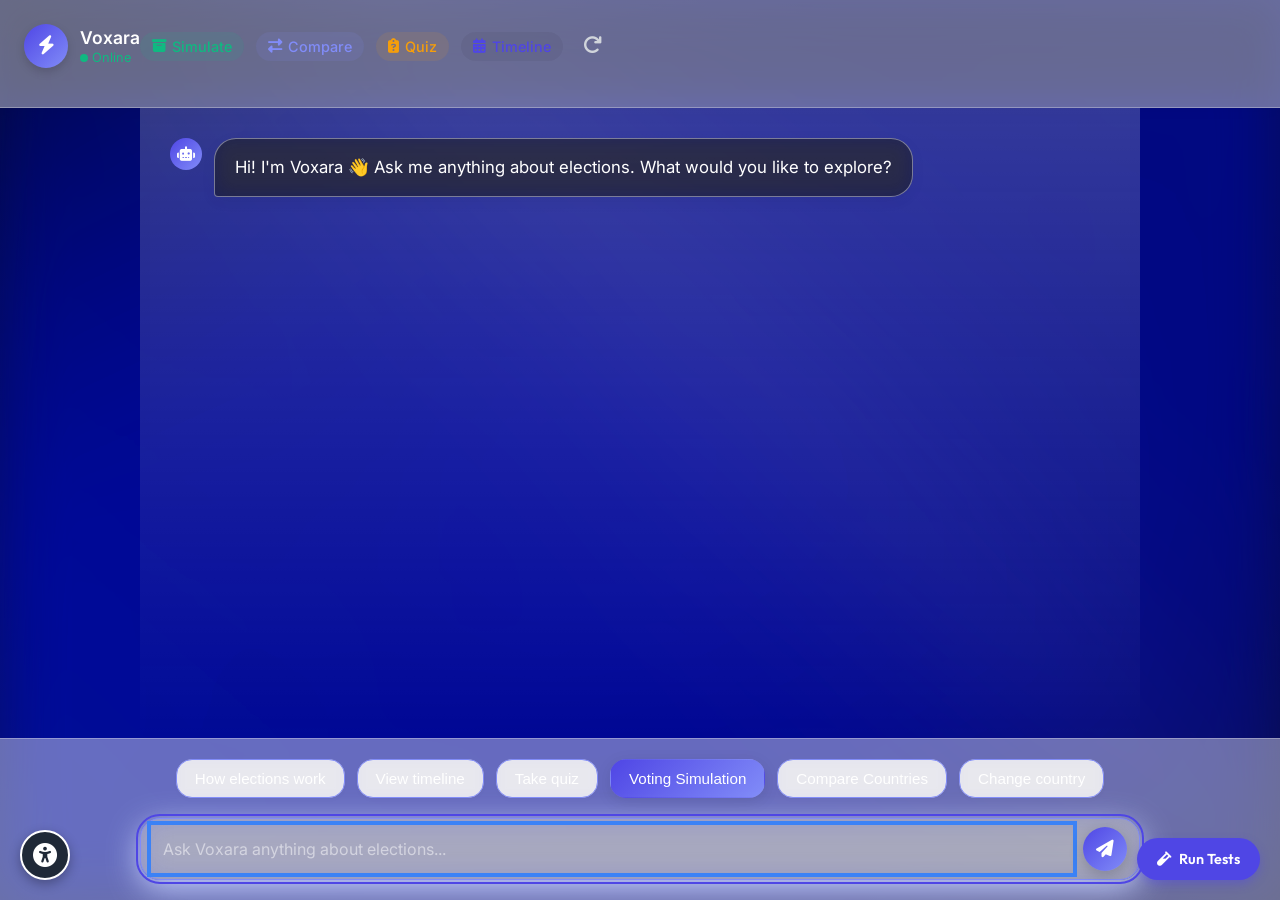
<file: chat.html>
<!DOCTYPE html>
<html lang="en">

<head>
    <meta charset="UTF-8">
    <meta name="viewport" content="width=device-width, initial-scale=1.0">
    <title>Voxara - Election Assistant</title>
    <!-- Google Fonts: Outfit, Roboto, Inter -->
    <link href="https://fonts.googleapis.com/css2?family=Outfit:wght@300;400;500;600;700&family=Roboto:wght@300;400;500;700&family=Inter:wght@300;400;500;600;700&display=swap" rel="stylesheet">
    <!-- FontAwesome for icons -->
    <link rel="stylesheet" href="https://cdnjs.cloudflare.com/ajax/libs/font-awesome/6.4.0/css/all.min.css">
    <link rel="stylesheet" href="styles.css">
    <link rel="stylesheet" href="test-runner.css">
    <link rel="stylesheet" href="accessibility.css">
</head>

<body>
    <div class="aurora-bg"></div>
    <div class="app-container">
        <!-- Header & Progress Tracker -->
        <header class="app-header">
            <div class="header-top">
                <div class="assistant-profile">
                    <div class="avatar"><i class="fa-solid fa-bolt"></i></div>
                    <div class="info">
                        <h1>Voxara</h1>
                        <span class="status">Online</span>
                    </div>
                </div>
                <div class="header-actions">
                    <a href="simulate.html" class="timeline-link" title="Voting Simulation" style="background: rgba(16, 185, 129, 0.1); color: #10b981;">
                        <i class="fa-solid fa-box-archive"></i> Simulate
                    </a>
                    <a href="compare.html" class="timeline-link" title="Compare Systems" style="background: rgba(129, 140, 248, 0.1); color: #818cf8;">
                        <i class="fa-solid fa-right-left"></i> Compare
                    </a>
                    <a href="quiz.html" class="timeline-link" title="Take the Quiz" style="background: rgba(245, 158, 11, 0.1); color: #f59e0b;">
                        <i class="fa-solid fa-clipboard-question"></i> Quiz
                    </a>
                    <a href="timeline.html" class="timeline-link" title="Interactive Timeline" aria-label="View Election Timeline">
                        <i class="fa-solid fa-calendar-days" aria-hidden="true"></i> Timeline
                    </a>
                    <button class="restart-btn" id="restart-btn" title="Restart Conversation" aria-label="Restart Conversation">
                        <i class="fa-solid fa-arrow-rotate-right" aria-hidden="true"></i>
                    </button>
                </div>
            </div>

            <!-- Progress Tracker -->
            <div class="progress-container" id="progress-container">
                <!-- Steps will be dynamically injected here based on the flow -->
            </div>
        </header>

        <!-- Chat Area -->
        <main class="chat-area" id="chat-area">
            <!-- Messages will be injected here -->
            
            <!-- Typing Indicator Container (Hidden by default) -->
            <div class="typing-indicator-container" id="typing-indicator" style="display: none;">
                <div class="avatar-small"><i class="fa-solid fa-bolt"></i></div>
                <div class="typing-bubble">
                    <span></span><span></span><span></span>
                </div>
            </div>
        </main>

        <!-- Options / Input Area -->
        <footer class="options-area">
            <div class="options-container" id="options-container">
                <!-- Buttons will be dynamically injected here -->
            </div>
            
            <div class="chat-input-container">
                <input type="text" id="user-input" placeholder="Ask Voxara anything about elections..." aria-label="Type your question">
                <button id="send-btn" title="Send Message" aria-label="Send Message">
                    <i class="fa-solid fa-paper-plane"></i>
                </button>
            </div>
        </footer>
    </div>

    <script src="theme.js"></script>
    <script src="app.js?v=2"></script>
    <script src="test-runner.js"></script>
</body>

</html>
</file>
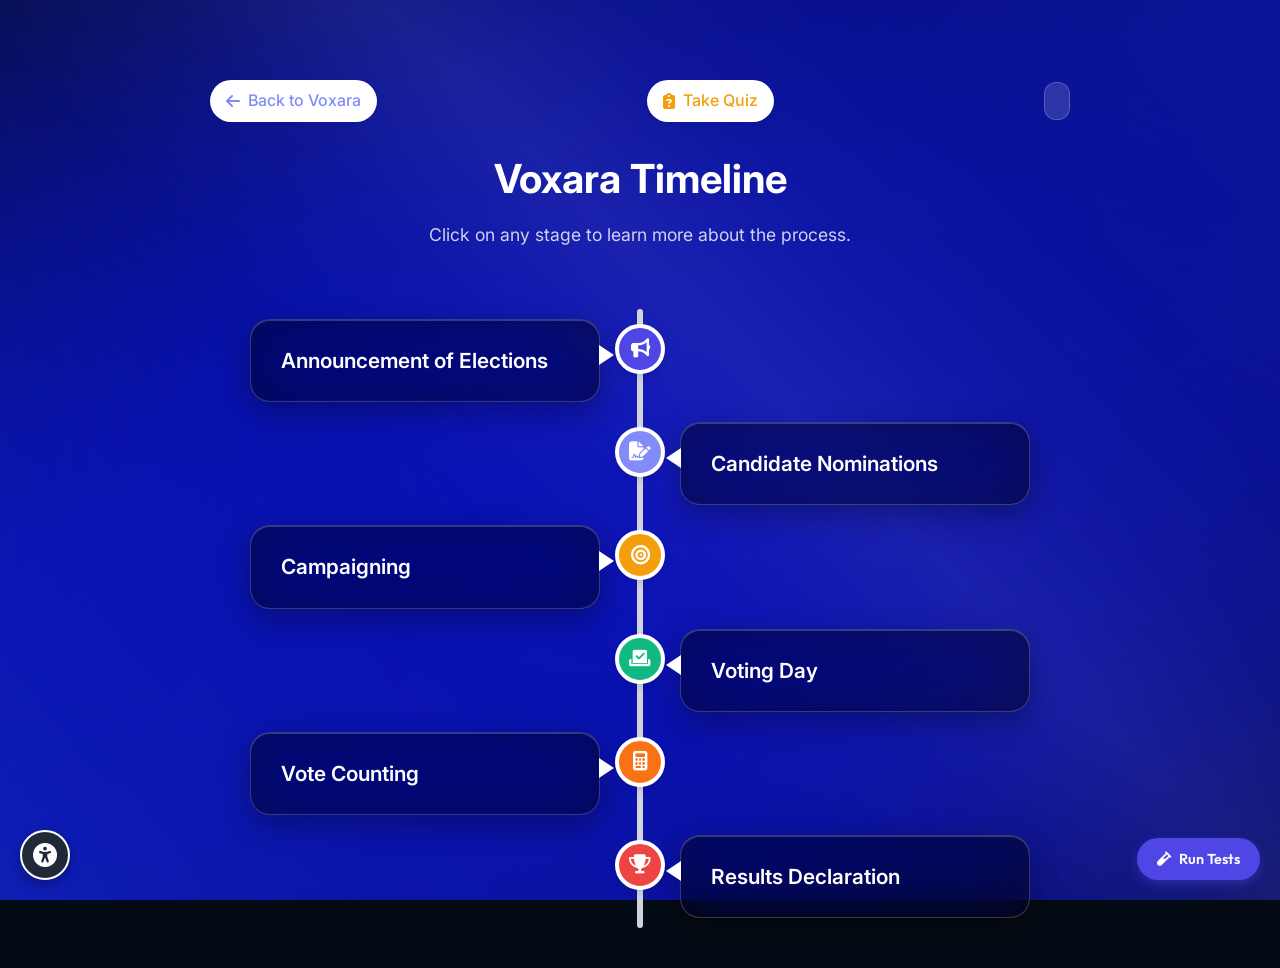
<file: timeline.html>
<!DOCTYPE html>
<html lang="en">
<head>
    <meta charset="UTF-8">
    <meta name="viewport" content="width=device-width, initial-scale=1.0">
    <title>Voxara - Timeline</title>
    <!-- Google Fonts: Outfit, Roboto, Inter -->
    <link href="https://fonts.googleapis.com/css2?family=Outfit:wght@300;400;500;600;700&family=Roboto:wght@300;400;500;700&family=Inter:wght@300;400;500;600;700&display=swap" rel="stylesheet">
    <!-- FontAwesome for icons -->
    <link rel="stylesheet" href="https://cdnjs.cloudflare.com/ajax/libs/font-awesome/6.4.0/css/all.min.css">
    <link rel="stylesheet" href="timeline.css">
    <link rel="stylesheet" href="test-runner.css">
    <link rel="stylesheet" href="accessibility.css">
</head>
<body>
    <div class="aurora-bg"></div>
    <div class="timeline-container">
        <header class="timeline-header">
            <div class="nav-links">
                <a href="index.html" class="back-btn" aria-label="Go back to Home"><i class="fa-solid fa-arrow-left" aria-hidden="true"></i> Back to Voxara</a>
                <a href="quiz.html" class="back-btn quiz-nav-btn" aria-label="Take the Quiz"><i class="fa-solid fa-clipboard-question" aria-hidden="true"></i> Take Quiz</a>
                <div class="translate-wrapper">
                    <div id="google_translate_element"></div>
                </div>
            </div>
            <h1>Voxara Timeline</h1>
            <p>Click on any stage to learn more about the process.</p>
        </header>

        <div class="timeline">
            <!-- Stage 1 -->
            <div class="timeline-item" data-stage="1">
                <div class="timeline-icon bg-purple"><i class="fa-solid fa-bullhorn"></i></div>
                <div class="timeline-content">
                    <h2>Announcement of Elections</h2>
                    <div class="timeline-details">
                        <p>The official election body announces the dates and schedule for the upcoming elections. This marks the formal start of the election period.</p>
                    </div>
                </div>
            </div>

            <!-- Stage 2 -->
            <div class="timeline-item" data-stage="2">
                <div class="timeline-icon bg-blue"><i class="fa-solid fa-file-signature"></i></div>
                <div class="timeline-content">
                    <h2>Candidate Nominations</h2>
                    <div class="timeline-details">
                        <p>Individuals who wish to run for office submit their formal nomination papers. These are scrutinized to ensure candidates meet all eligibility criteria.</p>
                    </div>
                </div>
            </div>

            <!-- Stage 3 -->
            <div class="timeline-item" data-stage="3">
                <div class="timeline-icon bg-yellow"><i class="fa-solid fa-bullseye"></i></div>
                <div class="timeline-content">
                    <h2>Campaigning</h2>
                    <div class="timeline-details">
                        <p>Candidates share their platforms, hold rallies, debate, and advertise to convince citizens to vote for them. This period ends shortly before voting begins.</p>
                    </div>
                </div>
            </div>

            <!-- Stage 4 -->
            <div class="timeline-item" data-stage="4">
                <div class="timeline-icon bg-green"><i class="fa-solid fa-check-to-slot"></i></div>
                <div class="timeline-content">
                    <h2>Voting Day</h2>
                    <div class="timeline-details">
                        <p>Citizens go to polling stations or mail in their ballots to cast their votes. This is the core democratic action of the entire process.</p>
                    </div>
                </div>
            </div>

            <!-- Stage 5 -->
            <div class="timeline-item" data-stage="5">
                <div class="timeline-icon bg-orange"><i class="fa-solid fa-calculator"></i></div>
                <div class="timeline-content">
                    <h2>Vote Counting</h2>
                    <div class="timeline-details">
                        <p>Once polls close, officials securely tally all valid votes. This process requires strict oversight to ensure accuracy and transparency.</p>
                    </div>
                </div>
            </div>

            <!-- Stage 6 -->
            <div class="timeline-item" data-stage="6">
                <div class="timeline-icon bg-red"><i class="fa-solid fa-trophy"></i></div>
                <div class="timeline-content">
                    <h2>Results Declaration</h2>
                    <div class="timeline-details">
                        <p>The final tallies are confirmed, and the winning candidates are officially declared. They will then prepare to take office.</p>
                    </div>
                </div>
            </div>
        </div>
    </div>

    <script src="theme.js"></script>
    <script src="timeline.js"></script>
    <script src="test-runner.js"></script>
</body>
</html>
</file>
<file: styles.css>
:root {
    --bg-color: #050b14;
    --app-bg: rgba(0, 0, 0, 0.4);
    --app-border: rgba(255, 255, 255, 0.3);
    
    /* Default / General Theme Variables */
    --theme-color-1: #4f46e5;
    --theme-color-2: #818cf8;
    --theme-accent: #c7d2fe;
    
    --text-main: #ffffff;
    --text-muted: #d1d5db;
    --bot-msg-bg: rgba(0, 0, 0, 0.4);
    --user-msg-text: #ffffff;
    --border-color: rgba(255, 255, 255, 0.3);
    --shadow-sm: 0 4px 15px rgba(0, 0, 0, 0.05);
    --shadow-md: 0 4px 6px -1px rgba(0, 0, 0, 0.1), 0 2px 4px -1px rgba(0, 0, 0, 0.06);
    --shadow-lg: 0 10px 15px -3px rgba(0, 0, 0, 0.1), 0 4px 6px -2px rgba(0, 0, 0, 0.05);
    --radius-lg: 16px;
    --radius-full: 9999px;
    --transition: all 0.3s cubic-bezier(0.4, 0, 0.2, 1);
}

* {
    box-sizing: border-box;
    margin: 0;
    padding: 0;
}

body {
    font-family: 'Inter', 'Roboto', sans-serif;
    background-color: var(--bg-color);
    color: var(--text-main);
    display: flex;
    justify-content: center;
    align-items: center;
    min-height: 100vh;
    overflow-y: auto;
    position: relative;
    margin: 0;
    font-size: 16px;
}

h1, h2, h3 {
    font-weight: 700;
    color: #ffffff;
}

/* Aurora Background */
.aurora-bg {
    position: fixed;
    top: 0;
    left: 0;
    width: 100%;
    height: 100%;
    z-index: -1;
    background: linear-gradient(45deg, transparent 40%, rgba(255,255,255,0.02) 45%, rgba(255,255,255,0.06) 50%, rgba(255,255,255,0.02) 55%, transparent 60%),
                linear-gradient(135deg, var(--bg-color), #091020);
    background-size: 200% 200%, 100% 100%;
    animation: bgStreaks 20s linear infinite;
    overflow: hidden;
}

.aurora-bg::before, .aurora-bg::after {
    content: '';
    position: absolute;
    width: 200%;
    height: 200%;
    top: -50%;
    left: -50%;
    background: radial-gradient(circle at 50% 50%, var(--theme-color-1), transparent 60%),
                radial-gradient(circle at 80% 20%, var(--theme-color-2), transparent 50%),
                radial-gradient(circle at 20% 80%, var(--theme-accent), transparent 50%);
    filter: blur(120px);
    opacity: 0.6;
    animation: auroraFlow 25s cubic-bezier(0.4, 0, 0.2, 1) infinite alternate;
    transition: background 1.5s ease;
    mix-blend-mode: color-dodge;
}

.aurora-bg::after {
    background: radial-gradient(circle at 20% 50%, var(--theme-color-2), transparent 60%),
                radial-gradient(circle at 70% 80%, var(--theme-color-1), transparent 50%);
    animation: auroraFlow 30s cubic-bezier(0.4, 0, 0.2, 1) infinite alternate-reverse;
    opacity: 0.5;
    mix-blend-mode: overlay;
}

@keyframes auroraFlow {
    0% { transform: translate(0, 0) scale(1) rotate(0deg); }
    50% { transform: translate(-5%, 5%) scale(1.05) rotate(2deg); }
    100% { transform: translate(5%, -5%) scale(1) rotate(-2deg); }
}

@keyframes bgStreaks {
    0% { background-position: 200% 0, 0 0; }
    100% { background-position: -200% 0, 0 0; }
}

.app-header {
    padding: 16px 24px;
    background: rgba(255, 255, 255, 0.1);
    border-bottom: 1px solid rgba(255, 255, 255, 0.2);
    display: flex;
    justify-content: space-between;
    align-items: center;
    backdrop-filter: blur(20px);
    gap: 15px;
}

.translate-wrapper {
    background: rgba(255, 255, 255, 0.15);
    backdrop-filter: blur(10px);
    padding: 6px 12px;
    border-radius: 12px;
    border: 1px solid rgba(255, 255, 255, 0.2);
    display: flex;
    align-items: center;
    transition: var(--transition);
}

.translate-wrapper:hover {
    background: rgba(255, 255, 255, 0.2);
    border-color: rgba(255, 255, 255, 0.4);
}

/* Google Translate Overrides */
#google_translate_element {
    height: 24px;
    display: flex;
    align-items: center;
}

.goog-te-gadget-simple {
    background-color: transparent !important;
    border: none !important;
    padding: 0 !important;
    font-family: inherit !important;
    display: flex !important;
    align-items: center !important;
}

.goog-te-gadget-icon {
    display: none !important;
}

.goog-te-menu-value {
    margin-left: 0 !important;
    color: var(--text-main) !important;
}

.goog-te-menu-value span {
    color: var(--text-main) !important;
    font-size: 0.9rem !important;
    font-weight: 500 !important;
    text-decoration: none !important;
}

.goog-te-menu-value span:nth-child(3) {
    display: none !important; /* Hide the arrow if we want to use our own or keep it clean */
}

.goog-te-menu-value span:nth-child(5) {
    display: none !important; /* Hide the vertical bar */
}

.app-container {
    width: 100%;
    max-width: 100%;
    height: 100vh;
    min-height: 100vh;
    background: var(--app-bg);
    backdrop-filter: blur(30px) saturate(150%);
    -webkit-backdrop-filter: blur(30px) saturate(150%);
    border: none;
    border-radius: 0;
    box-shadow: none;
    display: flex;
    flex-direction: column;
    position: relative;
    transition: all 0.5s ease;
}

/* Header */
.app-header {
    padding: 24px;
    background: rgba(255, 255, 255, 0.4);
    border-bottom: 1px solid var(--border-color);
    z-index: 10;
    box-shadow: 0 4px 20px rgba(0,0,0,0.03);
}

.header-top {
    display: flex;
    justify-content: space-between;
    align-items: center;
    margin-bottom: 15px;
}

.assistant-profile {
    display: flex;
    align-items: center;
    gap: 12px;
}

.avatar {
    width: 44px;
    height: 44px;
    border-radius: var(--radius-full);
    background: linear-gradient(135deg, var(--theme-color-1), var(--theme-color-2));
    color: white;
    display: flex;
    align-items: center;
    justify-content: center;
    font-size: 1.2rem;
    box-shadow: 0 4px 10px rgba(0, 0, 0, 0.15);
    transition: background 0.5s ease;
}

.avatar-small {
    width: 32px;
    height: 32px;
    border-radius: var(--radius-full);
    background: linear-gradient(135deg, var(--theme-color-1), var(--theme-color-2));
    color: white;
    display: flex;
    align-items: center;
    justify-content: center;
    font-size: 0.9rem;
    flex-shrink: 0;
    transition: background 0.5s ease;
}

.info h1 {
    font-size: 1.1rem;
    font-weight: 600;
    margin-bottom: 2px;
}

.status {
    font-size: 0.8rem;
    color: #10b981;
    display: flex;
    align-items: center;
    gap: 4px;
}

.status::before {
    content: '';
    width: 8px;
    height: 8px;
    background-color: #10b981;
    border-radius: 50%;
    display: inline-block;
}

.header-actions {
    display: flex;
    align-items: center;
    gap: 12px;
}

.timeline-link {
    text-decoration: none;
    color: var(--theme-color-1);
    font-size: 0.9rem;
    font-weight: 500;
    padding: 6px 12px;
    background: rgba(0, 0, 0, 0.05);
    border-radius: var(--radius-full);
    transition: var(--transition);
    display: flex;
    align-items: center;
    gap: 6px;
}

.timeline-link:hover {
    background: var(--theme-color-1);
    color: white;
    box-shadow: 0 0 10px var(--theme-accent);
}

.restart-btn {
    background: none;
    border: none;
    color: var(--text-muted);
    font-size: 1.2rem;
    cursor: pointer;
    transition: var(--transition);
    padding: 8px;
    border-radius: 50%;
}

.restart-btn:hover {
    color: var(--theme-color-1);
    background: #f3f4f6;
    transform: rotate(180deg);
}

/* Progress Tracker */
.progress-container {
    display: flex;
    justify-content: space-between;
    align-items: center;
    position: relative;
    padding: 0 10px;
    display: none; /* Hidden by default, shown when a flow starts */
}

.progress-container::before {
    content: '';
    position: absolute;
    top: 50%;
    left: 20px;
    right: 20px;
    height: 2px;
    background: var(--border-color);
    z-index: 0;
    transform: translateY(-50%);
}

.step {
    position: relative;
    z-index: 1;
    display: flex;
    flex-direction: column;
    align-items: center;
    gap: 4px;
}

.step-icon {
    width: 28px;
    height: 28px;
    border-radius: 50%;
    background: var(--app-bg);
    border: 2px solid var(--border-color);
    display: flex;
    align-items: center;
    justify-content: center;
    font-size: 0.7rem;
    color: var(--text-muted);
    transition: var(--transition);
}

.step.active .step-icon {
    border-color: var(--theme-color-1);
    background: var(--theme-color-1);
    color: white;
    box-shadow: 0 0 12px var(--theme-accent);
}

.step.completed .step-icon {
    border-color: var(--theme-color-1);
    background: var(--app-bg);
    color: var(--theme-color-1);
}

.step-label {
    font-size: 0.65rem;
    font-weight: 500;
    color: var(--text-muted);
    text-align: center;
    max-width: 50px;
    line-height: 1.1;
}

.step.active .step-label {
    color: var(--theme-color-1);
    font-weight: 600;
}

/* Chat Area */
.chat-area {
    flex: 1;
    padding: 30px;
    width: 100%;
    max-width: 1000px;
    margin: 0 auto;
    overflow-y: auto;
    display: flex;
    flex-direction: column;
    gap: 20px;
    scroll-behavior: smooth;
    scrollbar-width: thin;
    scrollbar-color: var(--theme-color-2) transparent;
    background: linear-gradient(to bottom, rgba(255,255,255,0.2) 0%, transparent 100%);
}

.chat-area::-webkit-scrollbar {
    width: 6px;
}
.chat-area::-webkit-scrollbar-thumb {
    background: rgba(0,0,0,0.1);
    border-radius: 10px;
}

.message-wrapper {
    display: flex;
    gap: 12px;
    max-width: 85%;
    animation: slideUp 0.4s cubic-bezier(0.175, 0.885, 0.32, 1.275) forwards;
    opacity: 0;
    transform: translateY(20px);
}

@keyframes slideUp {
    to {
        opacity: 1;
        transform: translateY(0);
    }
}

.message-wrapper.bot {
    align-self: flex-start;
}

.message-wrapper.user {
    align-self: flex-end;
    flex-direction: row-reverse;
}

.message-bubble {
    padding: 16px 20px;
    border-radius: 22px;
    font-size: 1.05rem;
    line-height: 1.5;
    max-width: 800px;
    position: relative;
    box-shadow: var(--shadow-md);
    transition: var(--transition);
}

.bot .message-bubble {
    background: var(--bot-msg-bg);
    color: var(--text-main);
    border-bottom-left-radius: 4px;
    box-shadow: var(--shadow-sm);
    backdrop-filter: blur(10px);
    border: 1px solid rgba(255, 255, 255, 0.4);
}

.user .message-bubble {
    background: linear-gradient(135deg, var(--theme-color-1), var(--theme-color-2));
    color: var(--user-msg-text);
    border-bottom-right-radius: 4px;
    box-shadow: 0 5px 20px var(--theme-accent);
    transition: background 0.5s ease;
}

/* Typing Indicator */
.typing-indicator-container {
    display: flex;
    gap: 12px;
    align-items: center;
    padding: 0 20px 10px 20px;
}

.typing-bubble {
    background: var(--bot-msg-bg);
    padding: 12px 16px;
    border-radius: 18px;
    border-bottom-left-radius: 4px;
    display: flex;
    gap: 4px;
    align-items: center;
}

.typing-bubble span {
    width: 6px;
    height: 6px;
    background-color: var(--text-muted);
    border-radius: 50%;
    animation: bounce 1.4s infinite ease-in-out both;
}

.typing-bubble span:nth-child(1) { animation-delay: -0.32s; }
.typing-bubble span:nth-child(2) { animation-delay: -0.16s; }

@keyframes bounce {
    0%, 80%, 100% { transform: scale(0); }
    40% { transform: scale(1); }
}

/* Options Area */
.options-area {
    padding: 20px 24px 30px;
    background: rgba(255, 255, 255, 0.4);
    border-top: 1px solid var(--border-color);
}

.options-area {
    padding: 20px;
    background: rgba(255, 255, 255, 0.4);
    border-top: 1px solid var(--border-color);
    z-index: 10;
}

.options-container {
    display: flex;
    flex-wrap: wrap;
    gap: 12px;
    justify-content: center;
    max-width: 1000px;
    margin: 0 auto;
}

/* Chat Input Area */
.chat-input-container {
    display: flex;
    gap: 12px;
    max-width: 1000px;
    margin: 20px auto 0;
    background: rgba(255, 255, 255, 0.15);
    backdrop-filter: blur(15px);
    border: 1px solid rgba(255, 255, 255, 0.2);
    padding: 8px 12px;
    border-radius: 20px;
    box-shadow: 0 8px 32px rgba(0, 0, 0, 0.1);
    transition: var(--transition);
}

.chat-input-container:focus-within {
    background: rgba(255, 255, 255, 0.25);
    border-color: var(--theme-color-2);
    box-shadow: 0 8px 32px var(--theme-accent);
}

#user-input {
    flex: 1;
    background: transparent;
    border: none;
    color: var(--text-main);
    font-size: 1rem;
    padding: 10px;
    outline: none;
    font-family: inherit;
}

#user-input::placeholder {
    color: rgba(255, 255, 255, 0.5);
}

#send-btn {
    background: linear-gradient(135deg, var(--theme-color-1), var(--theme-color-2));
    color: white;
    border: none;
    width: 44px;
    height: 44px;
    border-radius: 50%;
    cursor: pointer;
    display: flex;
    align-items: center;
    justify-content: center;
    font-size: 1.1rem;
    transition: var(--transition);
    box-shadow: 0 4px 15px rgba(0, 0, 0, 0.2);
}

#send-btn:hover {
    transform: scale(1.1) rotate(-10deg);
    box-shadow: 0 6px 20px var(--theme-accent);
}

#send-btn:active {
    transform: scale(0.95);
}

.option-btn {
    background: rgba(255, 255, 255, 0.8);
    backdrop-filter: blur(5px);
    border: 1px solid var(--theme-color-2);
    color: var(--text-main);
    padding: 10px 18px;
    border-radius: var(--radius-lg);
    font-size: 0.95rem;
    font-weight: 500;
    cursor: pointer;
    transition: var(--transition);
    animation: fadeIn 0.3s ease-out forwards;
    opacity: 0;
    box-shadow: 0 2px 5px rgba(0,0,0,0.02);
}

@keyframes fadeIn {
    to { opacity: 1; transform: translateY(0); }
}

.option-btn:hover {
    background: linear-gradient(135deg, var(--theme-color-1), var(--theme-color-2));
    color: white;
    box-shadow: 0 6px 25px var(--theme-accent);
    transform: translateY(-3px) scale(1.02);
    border-color: transparent;
}

.option-btn.primary {
    background: linear-gradient(135deg, var(--theme-color-1), var(--theme-color-2));
    color: white;
    border-color: transparent;
    box-shadow: 0 4px 15px rgba(0,0,0,0.1);
}

.option-btn.primary:hover {
    box-shadow: 0 8px 30px var(--theme-accent);
    transform: translateY(-4px) scale(1.03);
}

/* Responsive Header */
@media (max-width: 480px) {
    .app-header {
        padding: 12px 16px;
        flex-wrap: wrap;
        justify-content: space-between;
    }
    
    .translate-wrapper {
        order: 3;
        width: 100%;
        justify-content: center;
        margin-top: 5px;
    }
    
    .bot-profile .info h1 {
        font-size: 1.1rem;
    }
    
    .app-container {
        min-height: 100vh;
        border-radius: 0;
        border: none;
    }
}
</file>
<file: test-runner.css>
/* Test Runner CSS */

.test-runner-fab {
    position: fixed;
    bottom: 20px;
    right: 20px;
    background: #4f46e5;
    color: white;
    border: none;
    border-radius: 30px;
    padding: 12px 20px;
    font-family: 'Outfit', sans-serif;
    font-size: 0.9rem;
    font-weight: 600;
    cursor: pointer;
    box-shadow: 0 4px 10px rgba(79, 70, 229, 0.4);
    z-index: 9999;
    display: flex;
    align-items: center;
    gap: 8px;
    transition: all 0.3s ease;
}

.test-runner-fab:hover {
    transform: translateY(-3px);
    box-shadow: 0 6px 15px rgba(79, 70, 229, 0.6);
}

.test-panel {
    position: fixed;
    bottom: 80px;
    right: 20px;
    width: 350px;
    max-height: 70vh;
    background: white;
    border-radius: 16px;
    box-shadow: 0 10px 25px rgba(0,0,0,0.2);
    z-index: 9998;
    display: flex;
    flex-direction: column;
    overflow: hidden;
    transform: translateY(20px);
    opacity: 0;
    pointer-events: none;
    transition: all 0.3s cubic-bezier(0.175, 0.885, 0.32, 1.275);
    font-family: 'Outfit', sans-serif;
    color: #1f2937;
    border: 1px solid rgba(0,0,0,0.1);
}

.test-panel.show {
    transform: translateY(0);
    opacity: 1;
    pointer-events: auto;
}

.test-header {
    background: #f3f4f6;
    padding: 15px 20px;
    border-bottom: 1px solid #e5e7eb;
    display: flex;
    justify-content: space-between;
    align-items: center;
}

.test-header h2 {
    margin: 0;
    font-size: 1.1rem;
    font-weight: 700;
}

.test-close {
    background: none;
    border: none;
    font-size: 1.2rem;
    cursor: pointer;
    color: #6b7280;
    transition: color 0.2s;
}

.test-close:hover {
    color: #ef4444;
}

.test-content {
    padding: 15px;
    overflow-y: auto;
    flex: 1;
}

.test-group {
    margin-bottom: 15px;
}

.test-group h3 {
    margin: 0 0 10px 0;
    font-size: 0.9rem;
    color: #4b5563;
    text-transform: uppercase;
    letter-spacing: 0.5px;
}

.test-item {
    display: flex;
    align-items: flex-start;
    padding: 10px;
    border-radius: 8px;
    background: #f9fafb;
    margin-bottom: 8px;
    border-left: 4px solid transparent;
}

.test-item.pass {
    border-left-color: #10b981;
    background: #ecfdf5;
}

.test-item.fail {
    border-left-color: #ef4444;
    background: #fef2f2;
}

.test-icon {
    margin-right: 10px;
    font-size: 1.1rem;
}

.test-item.pass .test-icon {
    color: #10b981;
}

.test-item.fail .test-icon {
    color: #ef4444;
}

.test-details {
    flex: 1;
}

.test-name {
    font-weight: 600;
    font-size: 0.9rem;
    margin-bottom: 4px;
}

.test-desc {
    font-size: 0.8rem;
    color: #6b7280;
    margin: 2px 0;
}

.test-actual {
    font-size: 0.8rem;
    font-family: monospace;
    background: rgba(0,0,0,0.05);
    padding: 2px 4px;
    border-radius: 4px;
    margin-top: 4px;
    display: inline-block;
    word-break: break-all;
}

.test-item.fail .test-actual {
    background: #fee2e2;
    color: #b91c1c;
}

.test-summary-bar {
    padding: 12px 20px;
    background: #1f2937;
    color: white;
    font-weight: 600;
    display: flex;
    justify-content: space-between;
    font-size: 0.9rem;
}
</file>
<file: accessibility.css>
/* Accessibility Styles */

:root {
    --a11y-bg: #ffffff;
    --a11y-text: #000000;
    --a11y-accent: #0000ff;
    --base-font-size: 16px;
}

body {
    font-size: var(--base-font-size);
}

/* Accessibility Overrides & Utilities */
.visually-hidden {
    position: absolute;
    width: 1px;
    height: 1px;
    padding: 0;
    margin: -1px;
    overflow: hidden;
    clip: rect(0, 0, 0, 0);
    white-space: nowrap;
    border: 0;
}

/* Ensure focus states are visible for keyboard users */
#user-input:focus {
    outline: none;
}

.chat-input-container:focus-within {
    outline: 2px solid var(--theme-color-1);
    outline-offset: 2px;
}

#send-btn:focus-visible {
    outline: 3px solid var(--theme-color-1);
    outline-offset: 4px;
}

/* High Contrast Mode Adjustments */

/* Accessibility Widget */
.a11y-widget {
    position: fixed;
    bottom: 20px;
    left: 20px;
    z-index: 10000;
    font-family: 'Inter', 'Roboto', sans-serif;
}

.a11y-toggle {
    width: 50px;
    height: 50px;
    border-radius: 50%;
    background: #1f2937;
    color: white;
    border: 2px solid white;
    cursor: pointer;
    box-shadow: 0 4px 12px rgba(0,0,0,0.3);
    display: flex;
    align-items: center;
    justify-content: center;
    font-size: 1.5rem;
    transition: transform 0.3s ease;
}

.a11y-toggle:hover {
    transform: scale(1.1);
}

.a11y-menu {
    position: absolute;
    bottom: 60px;
    left: 0;
    background: white;
    border-radius: 12px;
    padding: 15px;
    box-shadow: 0 10px 25px rgba(0,0,0,0.2);
    width: 220px;
    display: none;
    flex-direction: column;
    gap: 12px;
    border: 1px solid #e5e7eb;
}

.a11y-menu.show {
    display: flex;
}

.a11y-menu h3 {
    margin: 0 0 5px 0;
    font-size: 1rem;
    color: #1f2937;
}

.a11y-controls {
    display: flex;
    gap: 8px;
}

.a11y-btn {
    flex: 1;
    padding: 8px;
    border-radius: 6px;
    border: 1px solid #d1d5db;
    background: #f9fafb;
    cursor: pointer;
    font-weight: 600;
    transition: background 0.2s;
}

.a11y-btn:hover {
    background: #e5e7eb;
}

.a11y-mode-toggle {
    width: 100%;
    padding: 10px;
    border-radius: 6px;
    border: none;
    background: #1f2937;
    color: white;
    cursor: pointer;
    font-weight: 600;
}

/* Accessible Mode Overrides */
body.a11y-mode {
    background: #f0f0f0 !important;
    color: #000000 !important;
}

body.a11y-mode .aurora-bg {
    display: none !important;
}

body.a11y-mode .app-container, 
body.a11y-mode .intro-container,
body.a11y-mode .timeline-content,
body.a11y-mode .quiz-card,
body.a11y-mode .region-selector-wrapper {
    background: #ffffff !important;
    backdrop-filter: none !important;
    border: 3px solid #000000 !important;
    box-shadow: none !important;
    color: #000000 !important;
}

body.a11y-mode .primary-btn,
body.a11y-mode .btn.primary-btn,
body.a11y-mode .option-btn.primary {
    background: #000000 !important;
    color: #ffffff !important;
    border: 2px solid #ffffff !important;
    box-shadow: none !important;
}

body.a11y-mode .secondary-btn,
body.a11y-mode .btn.secondary-btn {
    background: #ffffff !important;
    color: #000000 !important;
    border: 3px solid #000000 !important;
    box-shadow: none !important;
}

body.a11y-mode * {
    animation: none !important;
    transition: none !important;
}

body.a11y-mode .message-bubble {
    border: 2px solid #000000 !important;
    box-shadow: none !important;
}

body.a11y-mode .user .message-bubble {
    background: #000000 !important;
    color: #ffffff !important;
}

body.a11y-mode .bot .message-bubble {
    background: #ffffff !important;
    color: #000000 !important;
}

/* Keyboard Focus */
*:focus-visible {
    outline: 4px solid #3b82f6 !important;
    outline-offset: 2px !important;
}
</file>
<file: timeline.css>
:root {
    --bg-color: #050b14;
    --app-bg: rgba(255, 255, 255, 0.15);
    
    /* Default Themes (Will be overridden by JS) */
    --theme-color-1: #4f46e5;
    --theme-color-2: #818cf8;
    --theme-accent: #c7d2fe;
    
    --text-main: #ffffff;
    --text-muted: #d1d5db;
    --text-light: #ffffff;
    --border-color: rgba(255, 255, 255, 0.3);
    
    /* Stage Colors */
    --color-purple: var(--theme-color-1);
    --color-blue: var(--theme-color-2);
    --color-yellow: #f59e0b;
    --color-green: #10b981;
    --color-orange: #f97316;
    --color-red: #ef4444;

    --transition: all 0.3s cubic-bezier(0.4, 0, 0.2, 1);
}

* {
    box-sizing: border-box;
    margin: 0;
    padding: 0;
}

body {
    font-family: 'Inter', 'Roboto', sans-serif;
    background-color: var(--bg-color);
    color: var(--text-main);
    line-height: 1.6;
    position: relative;
}

/* Aurora Background */
.aurora-bg {
    position: fixed;
    top: 0;
    left: 0;
    width: 100%;
    height: 100%;
    z-index: -1;
    background: linear-gradient(45deg, transparent 40%, rgba(255,255,255,0.02) 45%, rgba(255,255,255,0.06) 50%, rgba(255,255,255,0.02) 55%, transparent 60%),
                linear-gradient(135deg, var(--bg-color), #091020);
    background-size: 200% 200%, 100% 100%;
    animation: bgStreaks 20s linear infinite;
    overflow: hidden;
}

.aurora-bg::before, .aurora-bg::after {
    content: '';
    position: absolute;
    width: 200%;
    height: 200%;
    top: -50%;
    left: -50%;
    background: radial-gradient(circle at 50% 50%, var(--theme-color-1), transparent 60%),
                radial-gradient(circle at 80% 20%, var(--theme-color-2), transparent 50%),
                radial-gradient(circle at 20% 80%, var(--theme-accent), transparent 50%);
    filter: blur(120px);
    opacity: 0.6;
    animation: auroraFlow 25s cubic-bezier(0.4, 0, 0.2, 1) infinite alternate;
    transition: background 1.5s ease;
    mix-blend-mode: color-dodge;
}

.aurora-bg::after {
    background: radial-gradient(circle at 20% 50%, var(--theme-color-2), transparent 60%),
                radial-gradient(circle at 70% 80%, var(--theme-color-1), transparent 50%);
    animation: auroraFlow 30s cubic-bezier(0.4, 0, 0.2, 1) infinite alternate-reverse;
    opacity: 0.5;
    mix-blend-mode: overlay;
}

@keyframes auroraFlow {
    0% { transform: translate(0, 0) scale(1) rotate(0deg); }
    50% { transform: translate(-5%, 5%) scale(1.05) rotate(2deg); }
    100% { transform: translate(5%, -5%) scale(1) rotate(-2deg); }
}

@keyframes bgStreaks {
    0% { background-position: 200% 0, 0 0; }
    100% { background-position: -200% 0, 0 0; }
}

.timeline-container {
    max-width: 900px;
    margin: 0 auto;
    padding: 40px 20px;
}

.timeline-header {
    text-align: center;
    margin-bottom: 60px;
    position: relative;
    padding-top: 40px;
}

.nav-links {
    display: flex;
    justify-content: space-between;
    align-items: center;
    width: 100%;
    margin-bottom: 25px;
    gap: 15px;
}

.translate-wrapper {
    background: rgba(255, 255, 255, 0.15);
    backdrop-filter: blur(10px);
    padding: 6px 12px;
    border-radius: 12px;
    border: 1px solid rgba(255, 255, 255, 0.2);
    display: flex;
    align-items: center;
    transition: var(--transition);
}

.translate-wrapper:hover {
    background: rgba(255, 255, 255, 0.2);
    border-color: rgba(255, 255, 255, 0.4);
}

/* Google Translate Overrides */
#google_translate_element {
    height: 24px;
    display: flex;
    align-items: center;
}

.goog-te-gadget-simple {
    background-color: transparent !important;
    border: none !important;
    padding: 0 !important;
    font-family: inherit !important;
    display: flex !important;
    align-items: center !important;
}

.goog-te-gadget-icon {
    display: none !important;
}

.goog-te-menu-value {
    margin-left: 0 !important;
    color: var(--text-main) !important;
}

.goog-te-menu-value span {
    color: var(--text-main) !important;
    font-size: 0.9rem !important;
    font-weight: 500 !important;
    text-decoration: none !important;
}

.back-btn {
    text-decoration: none;
    color: var(--color-blue);
    font-weight: 500;
    display: flex;
    align-items: center;
    gap: 8px;
    padding: 8px 16px;
    background: white;
    border-radius: 9999px;
    box-shadow: 0 2px 4px rgba(0,0,0,0.05);
    transition: var(--transition);
}

.quiz-nav-btn {
    color: var(--color-yellow);
}

.quiz-nav-btn:hover {
    background: var(--color-yellow);
}

.back-btn:hover {
    background: var(--color-blue);
    color: white;
}

.timeline-header h1 {
    font-size: 2.5rem;
    font-weight: 700;
    color: white;
    margin-bottom: 10px;
}

.timeline-header p {
    color: rgba(255, 255, 255, 0.8);
    font-size: 1.1rem;
}

/* Timeline Track */
.timeline {
    position: relative;
}

.timeline::after {
    content: '';
    position: absolute;
    width: 6px;
    background-color: #d1d5db;
    top: 0;
    bottom: 0;
    left: 50%;
    margin-left: -3px;
    border-radius: 10px;
}

.timeline-item {
    padding: 10px 40px;
    position: relative;
    background-color: inherit;
    width: 50%;
    cursor: pointer;
}

/* Left/Right Item Positioning */
.timeline-item:nth-child(odd) {
    left: 0;
}

.timeline-item:nth-child(even) {
    left: 50%;
}

/* Timeline Icon */
.timeline-icon {
    position: absolute;
    width: 50px;
    height: 50px;
    right: -25px;
    background-color: white;
    border: 4px solid white;
    top: 15px;
    border-radius: 50%;
    z-index: 1;
    display: flex;
    align-items: center;
    justify-content: center;
    font-size: 1.2rem;
    color: white;
    box-shadow: 0 4px 6px rgba(0,0,0,0.1);
    transition: var(--transition);
}

.timeline-item:nth-child(even) .timeline-icon {
    left: -25px;
}

/* Color Classes */
.bg-purple { background-color: var(--color-purple); }
.bg-blue { background-color: var(--color-blue); }
.bg-yellow { background-color: var(--color-yellow); }
.bg-green { background-color: var(--color-green); }
.bg-orange { background-color: var(--color-orange); }
.bg-red { background-color: var(--color-red); }

/* Content Cards */
.timeline-content {
    padding: 24px 30px;
    background: rgba(0, 0, 0, 0.5);
    backdrop-filter: blur(30px) saturate(150%);
    -webkit-backdrop-filter: blur(30px) saturate(150%);
    border-radius: 20px;
    box-shadow: 0 10px 30px rgba(0,0,0,0.3), inset 0 1px 0 rgba(255,255,255,0.2);
    transition: var(--transition);
    border: 1px solid rgba(255,255,255,0.2);
    position: relative;
}

.timeline-content h3 {
    font-weight: 700;
    margin-bottom: 8px;
}

.timeline-item:hover .timeline-content {
    transform: translateY(-5px);
    box-shadow: 0 15px 40px rgba(0,0,0,0.2), inset 0 1px 0 rgba(255,255,255,0.5);
}

.timeline-item:hover .timeline-icon {
    transform: scale(1.15);
}

.timeline-content h2 {
    font-size: 1.3rem;
    font-weight: 600;
    margin-bottom: 0;
    transition: var(--transition);
}

.timeline-item.active .timeline-content h2 {
    margin-bottom: 15px;
    color: var(--color-blue);
}

.timeline-details {
    max-height: 0;
    overflow: hidden;
    opacity: 0;
    transition: max-height 0.4s ease, opacity 0.4s ease, margin-top 0.4s ease;
    color: var(--text-muted);
}

.timeline-item.active .timeline-details {
    max-height: 200px;
    opacity: 1;
    margin-top: 10px;
}

/* Arrows for cards */
.timeline-content::after {
    content: " ";
    position: absolute;
    top: 25px;
    width: 0;
    height: 0;
    border: medium solid white;
}

.timeline-item:nth-child(odd) .timeline-content::after {
    right: -15px;
    border-width: 10px 0 10px 15px;
    border-color: transparent transparent transparent white;
}

.timeline-item:nth-child(even) .timeline-content::after {
    left: -15px;
    border-width: 10px 15px 10px 0;
    border-color: transparent white transparent transparent;
}

/* Mobile Responsive */
@media screen and (max-width: 768px) {
    .timeline::after {
        left: 31px;
    }
    
    .timeline-item {
        width: 100%;
        padding-left: 70px;
        padding-right: 25px;
    }
    
    .timeline-item:nth-child(even) {
        left: 0%;
    }
    
    .timeline-item:nth-child(odd) .timeline-icon,
    .timeline-item:nth-child(even) .timeline-icon {
        left: 6px;
    }
    
    .timeline-item:nth-child(odd) .timeline-content::after,
    .timeline-item:nth-child(even) .timeline-content::after {
        left: -15px;
        right: auto;
        border-width: 10px 15px 10px 0;
        border-color: transparent white transparent transparent;
    }
    
    .nav-links {
        position: static;
        flex-direction: column;
        gap: 10px;
        align-items: center;
        margin-bottom: 20px;
    }
    
    .back-btn {
        width: auto;
    }
}
</file>
